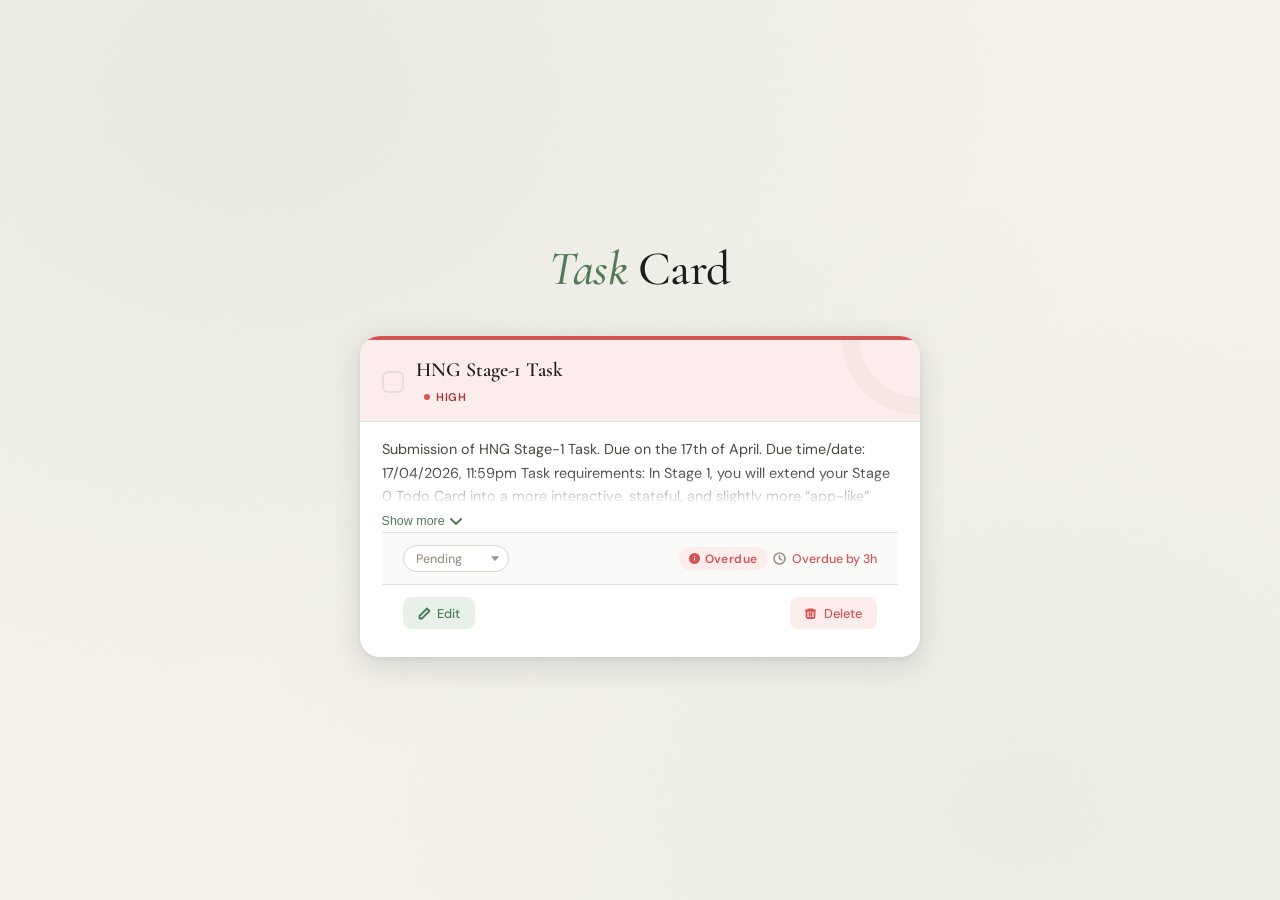
<file: index.html>
<!DOCTYPE html>
<html lang="en">
<head>
  <meta charset="UTF-8" />
  <meta name="viewport" content="width=device-width, initial-scale=1.0" />
  <title> Todo Card — Stage 1a</title>
  <link rel="preconnect" href="https://fonts.googleapis.com" />
  <link rel="preconnect" href="https://fonts.gstatic.com" crossorigin />
  <link href="https://fonts.googleapis.com/css2?family=Cormorant+Garamond:ital,wght@0,400;0,500;0,600;1,400&family=DM+Sans:ital,opsz,wght@0,9..40,300;0,9..40,400;0,9..40,500;0,9..40,600;1,9..40,300&display=swap" rel="stylesheet" />
  <link rel="stylesheet" href="todo-card.css">
    
</head>
<body>

  <header class="page-header">
    <h1>  <em>Task</em> Card</h1>
  </header>

  <div class="card-wrapper">
    <article
      class="todo-card"
      id="todo-card"
      data-priority="High"
      data-testid="test-todo-card"
      role="article"
      aria-label="Todo task card"
    >
      <svg class="card-flourish" viewBox="0 0 80 80" fill="none">
        <circle cx="80" cy="0" r="70" stroke="#4E7C59" stroke-width="18"/>
      </svg>

      <div class="priority-strip" role="presentation"></div>

      <div class="card-top-bar">
        <div class="checkbox-wrap">
          <input
            type="checkbox"
            class="todo-checkbox"
            id="todo-checkbox"
            data-testid="test-todo-checkbox"
            aria-label="Mark task as done"
          />
        </div>

        <div class="title-area">
          <h2 class="todo-title" data-testid="test-todo-title" id="todo-title-text">
            HNG Stage-1 Task
          </h2>
          <span
            class="priority-badge"
            data-testid="test-todo-priority-indicator"
            aria-label="Priority: High"
            id="priority-badge-display"
          >
            <span class="priority-dot"></span>
            <span id="priority-label-text">High</span>
          </span>
        </div>
      </div>

      <div class="card-body">
        <div class="collapsible-outer">
          <div
            class="collapsible-section collapsed"
            id="collapsible-section"
            data-testid="test-todo-collapsible-section"
            aria-live="polite"
          >
            <p class="todo-description" data-testid="test-todo-description" id="todo-description-text">
               Submission of HNG Stage-1 Task. Due on the 17th of April. Due time/date: 17/04/2026, 11:59pm 
               <br>
               Task requirements:
In Stage 1, you will extend your Stage 0 Todo Card into a more interactive, stateful, and slightly more “app-like” component. You are still building a single Todo Card, not a full app. The card should now support:


Editable content
Status transitions
Priority changes
Expand / collapse behavior
More dynamic time handling
Slightly richer accessibility patterns
             </p>
          </div>

          <button
            class="expand-toggle"
            id="expand-toggle"
            data-testid="test-todo-expand-toggle"
            aria-expanded="false"
            aria-controls="collapsible-section"
          >
            <span id="expand-toggle-label">Show more</span>
            <svg width="14" height="14" viewBox="0 0 14 14" fill="none" stroke="currentColor" stroke-width="2" stroke-linecap="round" stroke-linejoin="round" aria-hidden="true">
              <polyline points="2 5 7 10 12 5"/>
            </svg>
          </button>
        </div>

        

      <div class="card-meta" data-testid="test-todo-meta">
        <div class="status-wrap" data-testid="test-todo-status-display">
          <label for="status-control" class="sr-only">Task status</label>
          <select
            class="status-control"
            id="status-control"
            data-testid="test-todo-status-control"
            aria-label="Task status"
            data-val="High"
          >
            <option value="Pending">Pending</option>
            <option value="In Progress">In Progress</option>
            <option value="Done">Done</option>
          </select>
        </div>

        <div class="time-display" data-testid="test-todo-time-display" aria-live="polite" aria-atomic="true">
          <span class="overdue-indicator" data-testid="test-todo-overdue-indicator" role="status" aria-label="Task overdue">
            <svg width="11" height="11" viewBox="0 0 11 11" fill="currentColor" aria-hidden="true">
              <path d="M5.5 0a5.5 5.5 0 1 0 0 11A5.5 5.5 0 0 0 5.5 0zm.5 7.5h-1V5h1v2.5zm0-3.5h-1V3h1v1z"/>
            </svg>
            Overdue
          </span>

          <svg width="13" height="13" viewBox="0 0 13 13" fill="none" stroke="currentColor" stroke-width="1.6" stroke-linecap="round" stroke-linejoin="round" aria-hidden="true">
            <circle cx="6.5" cy="6.5" r="5.5"/>
            <polyline points="6.5 3.5 6.5 6.5 8.5 7.8"/>
          </svg>
          <span class="time-text" id="time-remaining-text" data-testid="test-todo-time-remaining">Calculating…</span>
        </div>
      </div>

      <div class="card-actions" data-testid="test-todo-actions">
        <button class="btn btn-edit" id="edit-btn" data-testid="test-todo-edit-button" aria-label="Edit task">
          <svg width="13" height="13" viewBox="0 0 13 13" fill="none" stroke="currentColor" stroke-width="1.8" stroke-linecap="round" stroke-linejoin="round" aria-hidden="true">
            <path d="M9 1.5l2.5 2.5L4 11.5H1.5V9L9 1.5z"/>
          </svg>
          Edit
        </button>

        <button class="btn btn-delete" id="delete-btn" data-testid="test-todo-delete-button" aria-label="Delete task">
          <svg width="13" height="13" viewBox="0 0 13 13" fill="none" stroke="currentColor" stroke-width="1.8" stroke-linecap="round" stroke-linejoin="round" aria-hidden="true">
            <polyline points="2 3.5 11 3.5"/>
            <path d="M4.5 3.5V2.5h4v1"/>
            <rect x="2.5" y="3.5" width="8" height="7.5" rx="1.2"/>
            <line x1="5.5" y1="6" x2="5.5" y2="8.8"/>
            <line x1="7.5" y1="6" x2="7.5" y2="8.8"/>
          </svg>
          Delete
        </button>
      </div>

      <div
        class="edit-form-container"
        id="edit-form-container"
        data-testid="test-todo-edit-form"
        role="dialog"
        aria-modal="true"
        aria-label="Edit task form"
      >
        <div class="form-header">
          <span class="form-header-dot" aria-hidden="true"></span>
          <h3>Edit Task</h3>
        </div>

        <div class="form-grid">
          <div class="field">
            <label for="edit-title">Title</label>
            <input
              type="text"
              id="edit-title"
              data-testid="test-todo-edit-title-input"
              placeholder="Task title…"
              autocomplete="off"
            />
          </div>

          <div class="field">
            <label for="edit-description">Description</label>
            <textarea
              id="edit-description"
              data-testid="test-todo-edit-description-input"
              placeholder="Add more detail…"
              rows="4"
            ></textarea>
          </div>

          <div class="form-row-2">
            <div class="field">
              <label for="edit-priority">Priority</label>
              <select
                id="edit-priority"
                data-testid="test-todo-edit-priority-select"
                aria-label="Task priority"
              >
                <option value="Low">🔵 Low</option>
                <option value="Medium">🟡 Medium</option>
                <option value="High" selected>🔴 High</option>
              </select>
            </div>

            <div class="field">
              <label for="edit-due-date">Due Date</label>
              <input
                type="datetime-local"
                id="edit-due-date"
                data-testid="test-todo-edit-due-date-input"
              />
            </div>
          </div>
        </div>

        <div class="form-actions">
          <button class="btn btn-save" id="save-btn" data-testid="test-todo-save-button">
            <svg width="13" height="13" viewBox="0 0 13 13" fill="none" stroke="currentColor" stroke-width="2" stroke-linecap="round" stroke-linejoin="round" aria-hidden="true">
              <polyline points="2 7 5.5 10 11 3"/>
            </svg>
            Save Changes
          </button>
          <button class="btn btn-cancel" id="cancel-btn" data-testid="test-todo-cancel-button">
            Cancel
          </button>
        </div>
      </div>

    </article>
  </div>

  <style>
    .sr-only {
      position: absolute; width: 1px; height: 1px;
      padding: 0; margin: -1px; overflow: hidden;
      clip: rect(0,0,0,0); white-space: nowrap; border-width: 0;
    }
  </style>

  <script src="todo-card.js">
    
  </script>
</body>
</html>
</file>
<file: todo-card.css>
:root {
      --bg:          #F5F2EC;
      --surface:     #FFFFFF;
      --accent:      #4E7C59;
      --accent-light:#6B9E76;
      --accent-dim:  #E8F0EA;
      --text:        #1C1C1C;
      --muted:       #9A9489;
      --border:      #E4E0D8;
      --shadow-sm:   0 1px 3px rgba(28,28,28,.06), 0 4px 12px rgba(28,28,28,.05);
      --shadow-md:   0 4px 16px rgba(28,28,28,.10), 0 1px 4px rgba(28,28,28,.06);
      --shadow-lg:   0 8px 32px rgba(28,28,28,.13), 0 2px 6px rgba(28,28,28,.07);
      --r-sm:        8px;
      --r-md:        14px;
      --r-lg:        20px;

      --pri-low:     #7BAFD4;
      --pri-low-bg:  #EAF3FA;
      --pri-med:     #E6A817;
      --pri-med-bg:  #FEF6E0;
      --pri-high:    #D45454;
      --pri-high-bg: #FDECEC;

      --st-pending:  #9A9489;
      --st-inprog:   #4E7C59;
      --st-done:     #6B9E76;

      --font-display: 'Cormorant Garamond', Georgia, serif;
      --font-body:    'DM Sans', sans-serif;

      --transition: 220ms cubic-bezier(.4,0,.2,1);
    }

    *, *::before, *::after { box-sizing: border-box; margin: 0; padding: 0; }

    body {
      font-family: var(--font-body);
      background: var(--bg);
      min-height: 100vh;
      display: flex;
      flex-direction: column;
      align-items: center;
      justify-content: center;
      padding: 2rem 1rem;
      background-image:
        radial-gradient(ellipse at 20% 10%, rgba(78,124,89,.07) 0%, transparent 60%),
        radial-gradient(ellipse at 80% 90%, rgba(78,124,89,.05) 0%, transparent 55%),
        url("data:image/svg+xml,%3Csvg xmlns='http://www.w3.org/2000/svg' width='300' height='300'%3E%3Cfilter id='n'%3E%3CfeTurbulence type='fractalNoise' baseFrequency='.75' numOctaves='4' stitchTiles='stitch'/%3E%3CfeColorMatrix type='saturate' values='0'/%3E%3C/filter%3E%3Crect width='300' height='300' filter='url(%23n)' opacity='.03'/%3E%3C/svg%3E");
    }

    .page-header {
      text-align: center;
      margin-bottom: 2.5rem;
    }
    .page-header h1 {
      font-family: var(--font-display);
      font-size: clamp(2rem, 5vw, 3rem);
      font-weight: 500;
      color: var(--text);
      letter-spacing: -.01em;
      line-height: 1.1;
    }
    .page-header h1 em {
      color: var(--accent);
      font-style: italic;
    }
    .page-header p {
      margin-top: .5rem;
      font-size: .85rem;
      color: var(--muted);
      letter-spacing: .04em;
      text-transform: uppercase;
    }

    .card-wrapper {
      width: 100%;
      max-width: 560px;
    }

    .todo-card {
      background: var(--surface);
      border-radius: var(--r-lg);
      box-shadow: var(--shadow-lg);
      overflow: hidden;
      position: relative;
      transition: box-shadow var(--transition), transform var(--transition);
    }
    .todo-card:hover {
      box-shadow: 0 12px 40px rgba(28,28,28,.15), 0 2px 8px rgba(28,28,28,.07);
      transform: translateY(-1px);
    }
    .todo-card.is-done {
      opacity: .88;
    }
    .todo-card.is-overdue .card-top-bar {
      background: var(--pri-high-bg);
    }

    .priority-strip {
      height: 4px;
      background: var(--pri-low);
      transition: background var(--transition);
    }
    .todo-card[data-priority="Medium"] .priority-strip { background: var(--pri-med); }
    .todo-card[data-priority="High"]   .priority-strip { background: var(--pri-high); }

    .card-top-bar {
      display: flex;
      align-items: center;
      gap: .75rem;
      padding: 1.1rem 1.35rem .85rem;
      border-bottom: 1px solid var(--border);
      transition: background var(--transition);
    }

    .checkbox-wrap {
      position: relative;
      flex-shrink: 0;
    }
    .todo-checkbox {
      appearance: none;
      -webkit-appearance: none;
      width: 22px;
      height: 22px;
      border: 2px solid var(--border);
      border-radius: 6px;
      cursor: pointer;
      transition: border-color var(--transition), background var(--transition), transform 120ms ease;
      display: block;
    }
    .todo-checkbox:hover { border-color: var(--accent); transform: scale(1.08); }
    .todo-checkbox:checked {
      background: var(--accent);
      border-color: var(--accent);
    }
    .todo-checkbox:checked::after {
      content: '';
      display: block;
      width: 12px;
      height: 7px;
      border-left: 2.5px solid #fff;
      border-bottom: 2.5px solid #fff;
      transform: translateX(3px) translateY(4px) rotate(-45deg);
    }
    .todo-checkbox:focus-visible {
      outline: 3px solid rgba(78,124,89,.45);
      outline-offset: 2px;
    }

    .title-area { flex: 1; min-width: 0; }
    .todo-title {
      font-family: var(--font-display);
      font-size: 1.25rem;
      font-weight: 600;
      color: var(--text);
      line-height: 1.25;
      transition: color var(--transition);
      word-break: break-word;
    }
    .todo-card.is-done .todo-title {
      text-decoration: line-through;
      color: var(--muted);
    }

    .priority-badge {
      display: inline-flex;
      align-items: center;
      gap: .35rem;
      font-size: .7rem;
      font-weight: 600;
      letter-spacing: .06em;
      text-transform: uppercase;
      padding: .18rem .55rem;
      border-radius: 20px;
      margin-top: .3rem;
      transition: background var(--transition), color var(--transition);
    }
    .priority-dot {
      width: 6px; height: 6px;
      border-radius: 50%;
      flex-shrink: 0;
    }
    [data-priority="Low"]    .priority-badge { background: var(--pri-low-bg);  color: #4A84AD; }
    [data-priority="Low"]    .priority-dot   { background: var(--pri-low); }
    [data-priority="Medium"] .priority-badge { background: var(--pri-med-bg);  color: #A57A10; }
    [data-priority="Medium"] .priority-dot   { background: var(--pri-med); }
    [data-priority="High"]   .priority-badge { background: var(--pri-high-bg); color: #B03535; }
    [data-priority="High"]   .priority-dot   { background: var(--pri-high); }

    .card-body { padding: 1rem 1.35rem; }

    .collapsible-outer {
      position: relative;
    }
    .collapsible-section {
      overflow: hidden;
      transition: max-height 360ms cubic-bezier(.4,0,.2,1), opacity 280ms ease;
    }
    .collapsible-section.collapsed {
      max-height: 4.2em;
      -webkit-mask-image: linear-gradient(to bottom, black 50%, transparent 100%);
      mask-image: linear-gradient(to bottom, black 50%, transparent 100%);
    }
    .collapsible-section.expanded {
      max-height: 600px;
      -webkit-mask-image: none;
      mask-image: none;
    }
    .todo-description {
      font-size: .9rem;
      line-height: 1.65;
      color: #4A4742;
    }
    .todo-card.is-done .todo-description { color: var(--muted); }

    .expand-toggle {
      display: inline-flex;
      align-items: center;
      gap: .3rem;
      font-size: .78rem;
      font-weight: 500;
      color: var(--accent);
      background: none;
      border: none;
      cursor: pointer;
      padding: .25rem 0;
      margin-top: .3rem;
      transition: color var(--transition), gap var(--transition);
    }
    .expand-toggle:hover { color: var(--accent-light); gap: .45rem; }
    .expand-toggle:focus-visible {
      outline: 2px solid rgba(78,124,89,.5);
      outline-offset: 2px;
      border-radius: 3px;
    }
    .expand-toggle svg {
      transition: transform 260ms ease;
      flex-shrink: 0;
    }
    .expand-toggle[aria-expanded="true"] svg { transform: rotate(180deg); }

    .todo-tags {
      display: flex;
      flex-wrap: wrap;
      gap: .4rem;
      margin-top: .85rem;
    }
    .tag {
      font-size: .7rem;
      font-weight: 500;
      background: var(--accent-dim);
      color: var(--accent);
      border-radius: 20px;
      padding: .2rem .65rem;
      letter-spacing: .03em;
    }

    .card-meta {
      display: flex;
      align-items: center;
      flex-wrap: wrap;
      gap: .6rem;
      padding: .75rem 1.35rem;
      border-top: 1px solid var(--border);
      background: #FAFAF8;
    }

    .status-wrap { position: relative; display: inline-flex; align-items: center; }
    .status-control {
      appearance: none;
      -webkit-appearance: none;
      font-family: var(--font-body);
      font-size: .78rem;
      font-weight: 500;
      background: var(--surface);
      border: 1.5px solid var(--border);
      border-radius: 20px;
      padding: .3rem 1.8rem .3rem .75rem;
      color: var(--text);
      cursor: pointer;
      transition: border-color var(--transition), box-shadow var(--transition);
    }
    .status-control:focus-visible {
      outline: none;
      border-color: var(--accent);
      box-shadow: 0 0 0 3px rgba(78,124,89,.2);
    }
    .status-control:hover { border-color: var(--accent-light); }
    .status-wrap::after {
      content: '';
      pointer-events: none;
      position: absolute;
      right: .65rem;
      top: 50%;
      transform: translateY(-55%);
      width: 0; height: 0;
      border-left: 4px solid transparent;
      border-right: 4px solid transparent;
      border-top: 5px solid var(--muted);
    }

    .status-control[data-val="Pending"]     { color: var(--st-pending); border-color: #d8d4cc; }
    .status-control[data-val="In Progress"] { color: var(--st-inprog);  border-color: #b5d0bc; background: #f0f7f2; }
    .status-control[data-val="Done"]        { color: var(--st-done);    border-color: #b5d0bc; background: #f0f7f2; }

    .time-display {
      display: flex;
      align-items: center;
      gap: .35rem;
      font-size: .78rem;
      color: var(--muted);
      margin-left: auto;
    }
    .time-display svg { flex-shrink: 0; }
    .overdue-indicator {
      display: none;
      align-items: center;
      gap: .3rem;
      font-size: .75rem;
      font-weight: 600;
      color: var(--pri-high);
      background: var(--pri-high-bg);
      border-radius: 20px;
      padding: .22rem .65rem;
      letter-spacing: .03em;
    }
    .todo-card.is-overdue .overdue-indicator { display: inline-flex; }
    .todo-card.is-overdue .time-text { color: var(--pri-high); font-weight: 500; }

    .card-actions {
      display: flex;
      align-items: center;
      gap: .5rem;
      padding: .75rem 1.35rem;
      border-top: 1px solid var(--border);
    }
    .btn {
      display: inline-flex;
      align-items: center;
      gap: .4rem;
      font-family: var(--font-body);
      font-size: .8rem;
      font-weight: 500;
      border: none;
      border-radius: var(--r-sm);
      cursor: pointer;
      padding: .45rem .9rem;
      transition: background var(--transition), color var(--transition),
                  transform 120ms ease, box-shadow var(--transition);
      letter-spacing: .01em;
    }
    .btn:focus-visible {
      outline: 3px solid rgba(78,124,89,.4);
      outline-offset: 2px;
    }
    .btn:active { transform: scale(.96); }

    .btn-edit {
      background: var(--accent-dim);
      color: var(--accent);
    }
    .btn-edit:hover {
      background: #d6e8da;
      color: var(--accent);
    }

    .btn-delete {
      background: var(--pri-high-bg);
      color: var(--pri-high);
      margin-left: auto;
    }
    .btn-delete:hover { background: #f9d5d5; }

    .btn-save {
      background: var(--accent);
      color: #fff;
      box-shadow: 0 2px 8px rgba(78,124,89,.3);
    }
    .btn-save:hover {
      background: var(--accent-light);
      box-shadow: 0 4px 14px rgba(78,124,89,.35);
      transform: translateY(-1px);
    }
    .btn-cancel {
      background: var(--bg);
      color: var(--muted);
      border: 1.5px solid var(--border);
    }
    .btn-cancel:hover { background: #ede9e1; color: var(--text); }

    .edit-form-container {
      display: none;
      padding: 1.2rem 1.35rem;
      border-top: 2px solid var(--accent-dim);
      background: linear-gradient(to bottom, #f8fbf8, var(--surface));
      animation: slideDown 220ms cubic-bezier(.4,0,.2,1) both;
    }
    .edit-form-container.visible { display: block; }

    @keyframes slideDown {
      from { opacity: 0; transform: translateY(-6px); }
      to   { opacity: 1; transform: translateY(0); }
    }

    .form-header {
      display: flex;
      align-items: center;
      gap: .5rem;
      margin-bottom: 1rem;
    }
    .form-header h3 {
      font-family: var(--font-display);
      font-size: 1.05rem;
      font-weight: 600;
      color: var(--text);
      letter-spacing: -.01em;
    }
    .form-header-dot {
      width: 6px; height: 6px;
      border-radius: 50%;
      background: var(--accent);
    }

    .form-grid {
      display: grid;
      grid-template-columns: 1fr;
      gap: .85rem;
    }
    .form-row-2 {
      display: grid;
      grid-template-columns: 1fr 1fr;
      gap: .85rem;
    }

    .field {
      display: flex;
      flex-direction: column;
      gap: .35rem;
    }
    .field label {
      font-size: .72rem;
      font-weight: 600;
      letter-spacing: .07em;
      text-transform: uppercase;
      color: var(--muted);
    }
    .field input,
    .field textarea,
    .field select {
      font-family: var(--font-body);
      font-size: .88rem;
      color: var(--text);
      background: var(--bg);
      border: 1.5px solid var(--border);
      border-radius: var(--r-sm);
      padding: .55rem .75rem;
      transition: border-color var(--transition), box-shadow var(--transition), background var(--transition);
      width: 100%;
    }
    .field input:focus,
    .field textarea:focus,
    .field select:focus {
      outline: none;
      border-color: var(--accent);
      box-shadow: 0 0 0 3px rgba(78,124,89,.15);
      background: var(--surface);
    }
    .field textarea {
      resize: vertical;
      min-height: 80px;
      line-height: 1.55;
    }
    .field select {
      appearance: none;
      -webkit-appearance: none;
      cursor: pointer;
      background-image: url("data:image/svg+xml,%3Csvg xmlns='http://www.w3.org/2000/svg' width='12' height='12' fill='none' stroke='%239A9489' stroke-width='2' stroke-linecap='round' stroke-linejoin='round'%3E%3Cpolyline points='2 4 6 8 10 4'/%3E%3C/svg%3E");
      background-repeat: no-repeat;
      background-position: right .75rem center;
      padding-right: 2.2rem;
    }

    .form-actions {
      display: flex;
      gap: .6rem;
      margin-top: 1.1rem;
      flex-wrap: wrap;
    }

    .todo-card.is-done .card-meta { background: #f5f5f3; }
    .todo-card.is-done .status-control {
      opacity: .75;
    }

    .card-flourish {
      position: absolute;
      top: 0; right: 0;
      width: 80px; height: 80px;
      pointer-events: none;
      opacity: .04;
    }

    @media (max-width: 480px) {
      .card-top-bar { padding: .9rem 1rem .7rem; }
      .card-body    { padding: .85rem 1rem; }
      .card-meta    { padding: .65rem 1rem; flex-direction: column; align-items: flex-start; }
      .card-actions { padding: .65rem 1rem; }
      .edit-form-container { padding: 1rem; }
      .form-row-2   { grid-template-columns: 1fr; }
      .time-display { margin-left: 0; }
      .btn-delete   { margin-left: 0; }
      .card-actions { flex-wrap: wrap; }
    }
    @media (min-width: 768px) {
      .form-row-2 { grid-template-columns: 1fr 1fr; }
    }

    @keyframes popIn {
      0%   { transform: scale(.88); opacity: 0; }
      65%  { transform: scale(1.03); }
      100% { transform: scale(1); opacity: 1; }
    }
    .todo-card { animation: popIn 420ms cubic-bezier(.4,0,.2,1) both; }

    @keyframes pulse-overdue {
      0%, 100% { box-shadow: 0 0 0 0 rgba(212,84,84,.18); }
      50%       { box-shadow: 0 0 0 5px rgba(212,84,84,.0); }
    }
    .todo-card.is-overdue { animation: pulse-overdue 2.5s ease-in-out infinite; }

    .btn-delete:hover svg {
      animation: shake 420ms ease;
    }
    @keyframes shake {
      0%,100% { transform: rotate(0); }
      20%      { transform: rotate(-8deg); }
      50%      { transform: rotate(8deg); }
      75%      { transform: rotate(-4deg); }
    }
</file>
